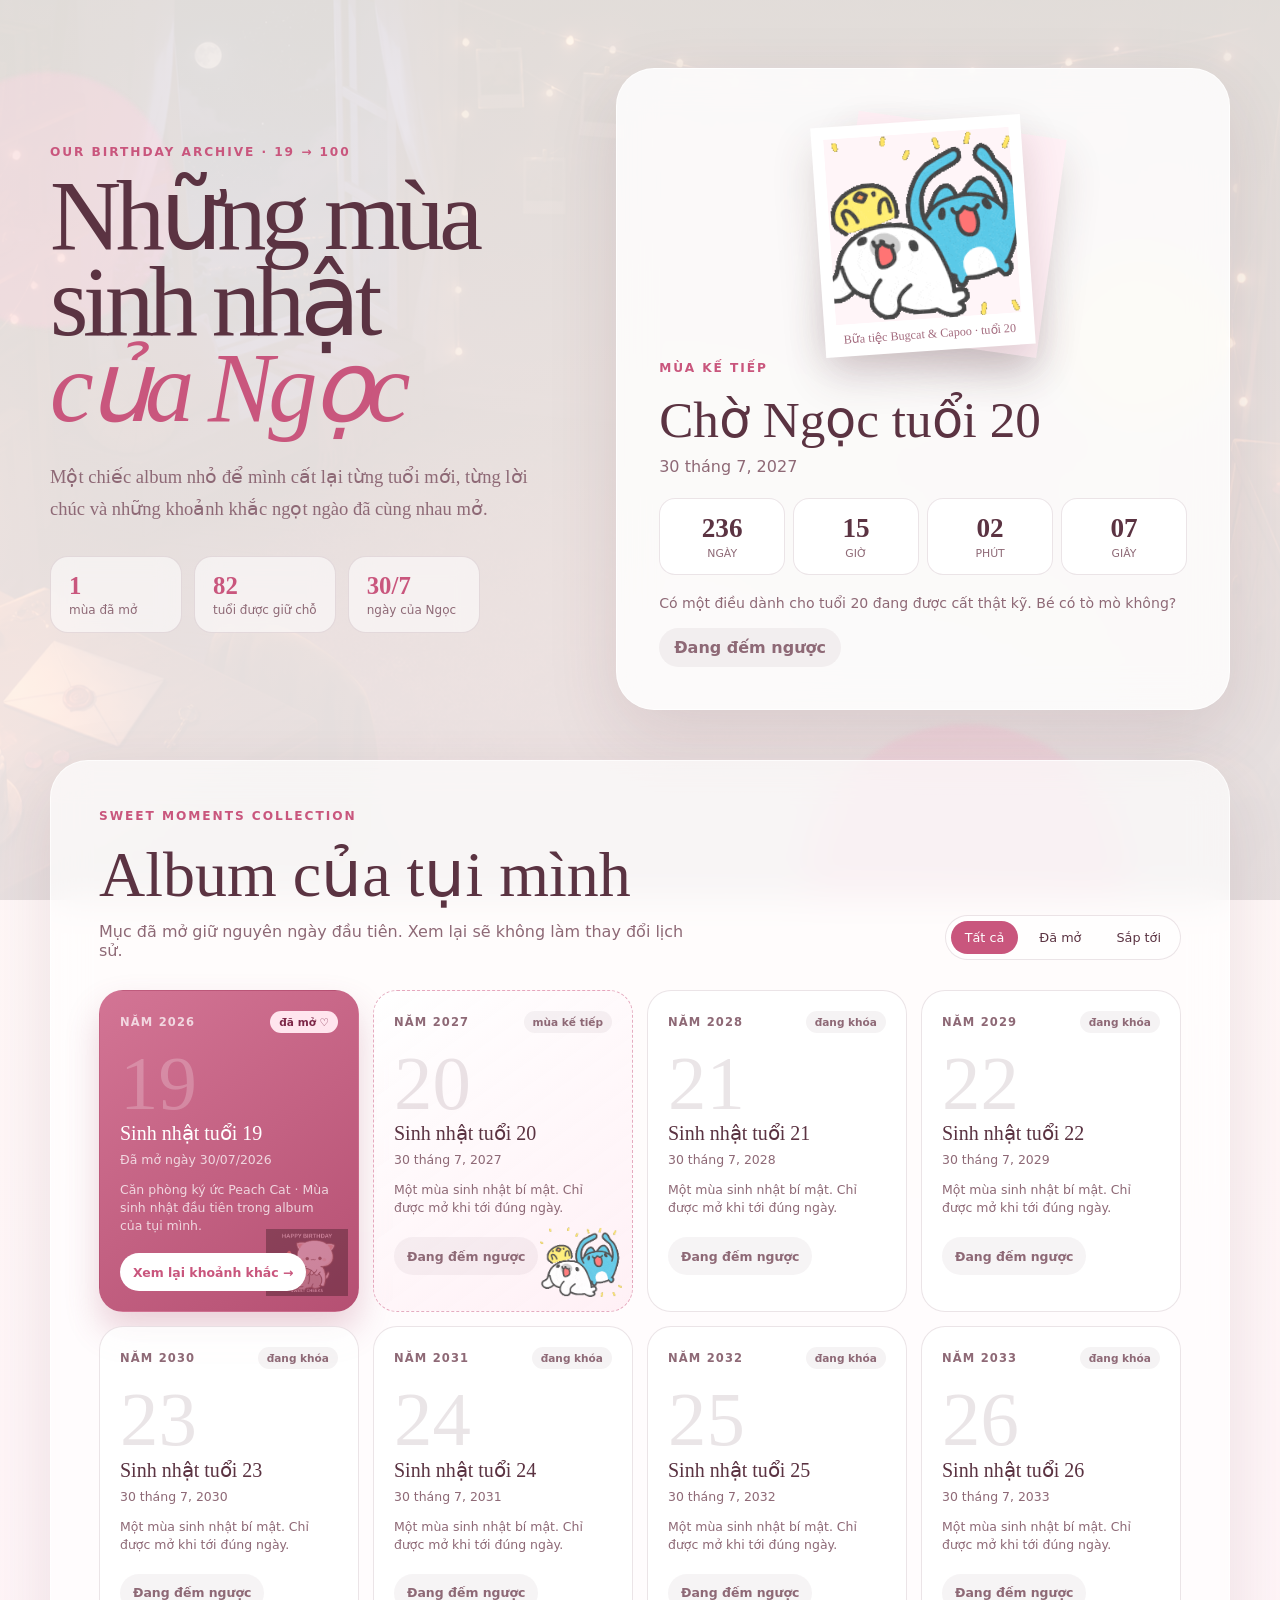
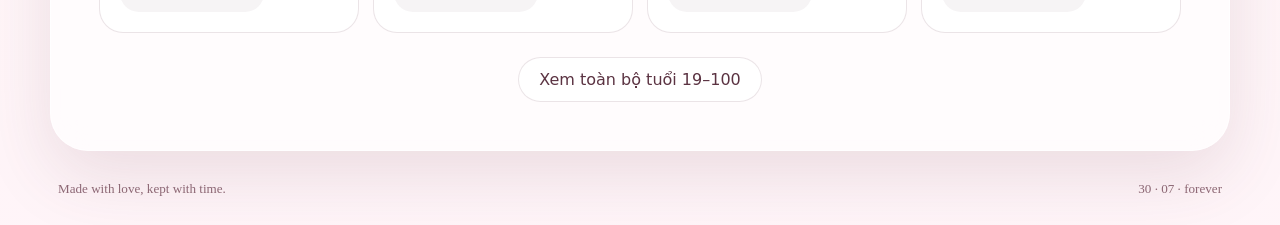
<file: index.html>
<!doctype html>
<html lang="vi">
<head>
  <meta charset="utf-8">
  <meta name="viewport" content="width=device-width, initial-scale=1">
  <meta name="description" content="Album lưu giữ những mùa sinh nhật của Ngọc từ tuổi 19 đến 100.">
  <title>Album sinh nhật của Ngọc</title>
  <link rel="stylesheet" href="./album.css?v=3">
</head>
<body>
  <div class="ambient" aria-hidden="true">
    <span></span><span></span><span></span>
  </div>

  <main class="album-shell">
    <header class="album-hero">
      <div class="hero-copy">
        <p class="eyebrow">our birthday archive · 19 → 100</p>
        <h1>Những mùa sinh nhật<br><em>của Ngọc</em></h1>
        <p class="hero-lead">Một chiếc album nhỏ để mình cất lại từng tuổi mới, từng lời chúc và những khoảnh khắc ngọt ngào đã cùng nhau mở.</p>

        <div class="hero-stats" aria-label="Thống kê bộ sưu tập">
          <div><strong id="openedCount">1</strong><span>mùa đã mở</span></div>
          <div><strong>82</strong><span>tuổi được giữ chỗ</span></div>
          <div><strong>30/7</strong><span>ngày của Ngọc</span></div>
        </div>
      </div>

      <aside class="next-birthday" aria-labelledby="nextBirthdayTitle">
        <div class="polaroid-stack" aria-hidden="true">
          <div class="polaroid back"></div>
          <figure class="polaroid front">
            <img id="nextConceptImage" src="./20/assets/bugcat-celebrate.gif" alt="Bugcat và Capoo đang ăn mừng">
            <figcaption id="nextConceptCaption">Bugcat party · tuổi 20</figcaption>
          </figure>
        </div>
        <div class="next-copy">
          <p class="eyebrow">mùa kế tiếp</p>
          <h2 id="nextBirthdayTitle">Chờ Ngọc tuổi <span id="nextAge">20</span></h2>
          <p id="nextDate">30 tháng 7, 2027</p>
          <div class="countdown" aria-label="Đếm ngược tới sinh nhật tiếp theo">
            <div><strong id="days">000</strong><span>ngày</span></div>
            <div><strong id="hours">00</strong><span>giờ</span></div>
            <div><strong id="minutes">00</strong><span>phút</span></div>
            <div><strong id="seconds">00</strong><span>giây</span></div>
          </div>
          <p class="countdown-note" id="countdownNote">Có một điều dành cho tuổi 20 đang được cất thật kỹ.</p>
          <button class="early-trigger hero-early-trigger" id="nextEarlyTrigger" type="button">Đang đếm ngược</button>
          <div class="early-access hero-early-access" id="nextEarlyAccess" hidden>
            <label for="nextEarlyPassword">Em muốn biết liền</label>
            <div class="early-input-row">
              <input id="nextEarlyPassword" type="password" autocomplete="off" spellcheck="false" placeholder="nhập mật khẩu">
              <button id="nextEarlySubmit" type="button">Thử mở</button>
            </div>
            <p id="nextEarlyStatus" aria-live="polite"></p>
          </div>
        </div>
      </aside>
    </header>

    <section class="archive-section" aria-labelledby="archiveTitle">
      <div class="section-heading">
        <div>
          <p class="eyebrow">sweet moments collection</p>
          <h2 id="archiveTitle">Album của tụi mình</h2>
          <p>Mục đã mở giữ nguyên ngày đầu tiên. Xem lại sẽ không làm thay đổi lịch sử.</p>
        </div>
        <div class="filters" role="group" aria-label="Lọc album">
          <button class="filter active" type="button" data-filter="all">Tất cả</button>
          <button class="filter" type="button" data-filter="opened">Đã mở</button>
          <button class="filter" type="button" data-filter="waiting">Sắp tới</button>
        </div>
      </div>

      <div class="year-grid" id="yearGrid"></div>
      <button class="show-more" id="showMore" type="button">Xem toàn bộ tuổi 19–100</button>
    </section>

    <footer>
      <span>Made with love, kept with time.</span>
      <span>30 · 07 · forever</span>
    </footer>
  </main>

  <template id="yearCardTemplate">
    <article class="year-card">
      <div class="card-topline">
        <span class="year-label"></span>
        <span class="status-pill"></span>
      </div>
      <div class="age-number"></div>
      <h3></h3>
      <p class="card-date"></p>
      <p class="card-note"></p>
      <div class="card-action"></div>
    </article>
  </template>

  <script src="./album.js?v=3"></script>
</body>
</html>
</file>
<file: album.css>
:root {
  --ink: #5b3342;
  --muted: #8e6976;
  --rose: #c9567d;
  --rose-soft: #f8c9d8;
  --cream: #fffaf5;
  --paper: rgba(255, 255, 255, .82);
  --line: rgba(123, 74, 92, .15);
  --shadow: 0 24px 70px rgba(102, 53, 72, .13);
}

* { box-sizing: border-box; }

html { scroll-behavior: smooth; }

body {
  margin: 0;
  min-width: 320px;
  min-height: 100vh;
  color: var(--ink);
  font-family: "Segoe UI", system-ui, sans-serif;
  background:
    linear-gradient(rgba(255, 250, 245, .88), rgba(255, 244, 248, .93)),
    url("./19/assets/memory-room.png") center / cover fixed;
}

button, a { font: inherit; }
button { color: inherit; }

.ambient { position: fixed; inset: 0; pointer-events: none; overflow: hidden; }
.ambient span { position: absolute; border-radius: 999px; filter: blur(2px); opacity: .36; animation: float 12s ease-in-out infinite; }
.ambient span:nth-child(1) { width: 16rem; height: 16rem; left: -5rem; top: 8%; background: #ffd7e3; }
.ambient span:nth-child(2) { width: 11rem; height: 11rem; right: 4%; top: 28%; background: #fff1be; animation-delay: -3s; }
.ambient span:nth-child(3) { width: 20rem; height: 20rem; right: 12%; bottom: -9rem; background: #f7c6d6; animation-delay: -6s; }

.album-shell { position: relative; width: min(1180px, calc(100% - 40px)); margin: 0 auto; padding: 44px 0 28px; }
.album-hero { min-height: 690px; display: grid; grid-template-columns: .9fr 1.1fr; align-items: center; gap: 64px; }
.eyebrow { margin: 0 0 14px; color: var(--rose); font-size: .76rem; font-weight: 800; letter-spacing: .16em; text-transform: uppercase; }
.hero-copy h1 { margin: 0; max-width: 660px; font-family: Georgia, "Times New Roman", serif; font-size: clamp(3.6rem, 7.7vw, 7.3rem); font-weight: 500; line-height: .87; letter-spacing: -.055em; }
.hero-copy h1 em { color: var(--rose); font-weight: 500; }
.hero-lead { max-width: 570px; margin: 30px 0; color: var(--muted); font-family: Georgia, serif; font-size: 1.16rem; line-height: 1.75; }
.hero-stats { display: flex; gap: 12px; flex-wrap: wrap; }
.hero-stats div { min-width: 132px; padding: 15px 18px; border: 1px solid var(--line); border-radius: 18px; background: rgba(255,255,255,.55); backdrop-filter: blur(12px); }
.hero-stats strong, .hero-stats span { display: block; }
.hero-stats strong { color: var(--rose); font-family: Georgia, serif; font-size: 1.55rem; }
.hero-stats span { margin-top: 3px; color: var(--muted); font-size: .75rem; }

.next-birthday { position: relative; padding: 42px; border: 1px solid rgba(255,255,255,.75); border-radius: 38px; background: var(--paper); box-shadow: var(--shadow); backdrop-filter: blur(18px); }
.polaroid-stack { height: 250px; display: grid; place-items: center; }
.polaroid { position: absolute; width: 210px; margin: 0; padding: 12px 12px 32px; background: white; box-shadow: 0 20px 42px rgba(91,51,66,.19); }
.polaroid.back { height: 220px; transform: rotate(8deg) translate(24px, -5px); background: #fff0f5; }
.polaroid.front { transform: rotate(-4deg); }
.polaroid img { display: block; width: 100%; aspect-ratio: 1; object-fit: cover; background: #fff5f8; }
.polaroid figcaption { position: absolute; left: 0; right: 0; bottom: 9px; color: #a36b7e; font-family: "Segoe Print", cursive; font-size: .76rem; text-align: center; }
.next-copy { position: relative; }
.next-copy h2 { margin: 0; font-family: Georgia, serif; font-size: clamp(2rem, 4vw, 3.3rem); font-weight: 500; }
.next-copy > p:not(.eyebrow):not(.countdown-note) { margin: 8px 0 22px; color: var(--muted); }
.countdown { display: grid; grid-template-columns: repeat(4, 1fr); gap: 8px; }
.countdown div { padding: 14px 6px; border: 1px solid var(--line); border-radius: 16px; background: #fff; text-align: center; }
.countdown strong, .countdown span { display: block; }
.countdown strong { font-family: Georgia, serif; font-size: 1.7rem; }
.countdown span { margin-top: 3px; color: var(--muted); font-size: .68rem; text-transform: uppercase; }
.countdown-note { margin: 18px 0 0; color: var(--muted); font-size: .88rem; line-height: 1.55; }
.early-trigger { border: 0; border-radius: 999px; color: var(--muted); background: rgba(91,51,66,.06); cursor: pointer; font-weight: 700; }
.hero-early-trigger { margin-top: 13px; padding: 10px 15px; }
.early-access { margin-top: 13px; }
.early-access[hidden], .early-trigger[hidden] { display: none; }
.early-access label { display: block; margin-bottom: 7px; color: var(--rose); font-size: .78rem; font-weight: 800; }
.early-input-row { display: flex; gap: 7px; }
.early-input-row input { min-width: 0; flex: 1; padding: 10px 12px; border: 1px solid var(--line); border-radius: 13px; outline: none; color: var(--ink); background: rgba(255,255,255,.88); }
.early-input-row input:focus { border-color: var(--rose); box-shadow: 0 0 0 3px rgba(201,86,125,.1); }
.early-input-row button { border: 0; border-radius: 13px; padding: 9px 12px; color: white; background: var(--rose); cursor: pointer; font-weight: 700; }
.early-access p { min-height: 1.2em; margin: 7px 0 0; color: var(--muted); font-size: .72rem; line-height: 1.4; }

.archive-section { margin-top: 26px; padding: 48px; border: 1px solid rgba(255,255,255,.72); border-radius: 38px; background: rgba(255,255,255,.66); box-shadow: var(--shadow); backdrop-filter: blur(18px); }
.section-heading { display: flex; justify-content: space-between; align-items: end; gap: 28px; margin-bottom: 30px; }
.section-heading h2 { margin: 0; font-family: Georgia, serif; font-size: clamp(2.2rem, 5vw, 4rem); font-weight: 500; }
.section-heading > div > p:last-child { max-width: 600px; margin: 10px 0 0; color: var(--muted); }
.filters { display: flex; gap: 7px; padding: 5px; border: 1px solid var(--line); border-radius: 999px; background: rgba(255,255,255,.66); }
.filter { border: 0; border-radius: 999px; padding: 9px 14px; background: transparent; cursor: pointer; font-size: .8rem; }
.filter.active { color: white; background: var(--rose); }

.year-grid { display: grid; grid-template-columns: repeat(4, minmax(0, 1fr)); gap: 14px; }
.year-card { position: relative; min-height: 290px; padding: 20px; overflow: hidden; border: 1px solid var(--line); border-radius: 24px; background: rgba(255,255,255,.79); transition: transform .2s ease, box-shadow .2s ease; }
.year-card.opened { color: white; border-color: transparent; background: linear-gradient(145deg, color-mix(in srgb, var(--season-accent, #c9567d) 82%, white), color-mix(in srgb, var(--season-accent, #a94266) 82%, #5b3342)); box-shadow: 0 18px 34px rgba(169,66,102,.24); }
.year-card.opened:hover { transform: translateY(-4px) rotate(-.4deg); }
.year-card.next { border: 1px dashed rgba(201,86,125,.48); background: linear-gradient(145deg, rgba(255,255,255,.94), rgba(255,238,244,.86)); }
.card-topline { display: flex; justify-content: space-between; align-items: center; gap: 8px; }
.year-label { color: var(--muted); font-size: .72rem; font-weight: 700; letter-spacing: .1em; text-transform: uppercase; }
.opened .year-label { color: rgba(255,255,255,.72); }
.status-pill { padding: 5px 9px; border-radius: 999px; background: rgba(91,51,66,.06); color: var(--muted); font-size: .66rem; font-weight: 700; }
.opened .status-pill { color: #7c2647; background: #ffe5ee; }
.age-number { margin: 16px 0 3px; color: rgba(91,51,66,.13); font-family: Georgia, serif; font-size: 4.8rem; line-height: .9; }
.opened .age-number { color: rgba(255,255,255,.22); }
.year-card h3 { margin: 0; font-family: Georgia, serif; font-size: 1.25rem; font-weight: 500; }
.card-date { margin: 7px 0; color: var(--muted); font-size: .78rem; }
.opened .card-date, .opened .card-note { color: rgba(255,255,255,.74); }
.card-note { min-height: 38px; margin: 14px 0 18px; color: var(--muted); font-size: .78rem; line-height: 1.45; }
.card-action a, .card-action > span { display: inline-flex; align-items: center; min-height: 38px; padding: 9px 13px; border-radius: 999px; text-decoration: none; font-size: .78rem; font-weight: 700; }
.card-action a { color: var(--rose); background: white; }
.card-action span { color: var(--muted); background: rgba(91,51,66,.05); }
.card-action { position: relative; z-index: 2; }
.card-early-access { width: 100%; margin-top: 0; }
.card-early-access .early-input-row { align-items: stretch; }
.card-sticker { position: absolute; z-index: 1; right: 10px; bottom: 8px; width: 82px; height: 82px; object-fit: contain; opacity: .92; pointer-events: none; }
.year-card.opened .card-sticker { opacity: .28; }
.show-more { display: block; margin: 24px auto 0; padding: 12px 20px; border: 1px solid var(--line); border-radius: 999px; background: white; cursor: pointer; }
.show-more[hidden] { display: none; }
.year-card[hidden] { display: none; }

footer { display: flex; justify-content: space-between; gap: 18px; padding: 30px 8px 0; color: var(--muted); font-family: Georgia, serif; font-size: .82rem; }

@keyframes float { 50% { transform: translateY(22px) scale(1.06); } }

@media (max-width: 900px) {
  .album-hero { grid-template-columns: 1fr; gap: 20px; padding: 70px 0 30px; }
  .hero-copy h1 { font-size: clamp(3.4rem, 13vw, 6.2rem); }
  .year-grid { grid-template-columns: repeat(2, minmax(0, 1fr)); }
  .section-heading { align-items: flex-start; flex-direction: column; }
}

@media (max-width: 560px) {
  .album-shell { width: min(100% - 22px, 1180px); padding-top: 18px; }
  .album-hero { min-height: auto; padding-top: 42px; }
  .hero-copy h1 { font-size: clamp(3.1rem, 17vw, 5rem); }
  .hero-lead { font-size: 1rem; }
  .hero-stats { display: grid; grid-template-columns: 1fr 1fr; }
  .hero-stats div:first-child { grid-column: 1 / -1; }
  .next-birthday { padding: 28px 18px; border-radius: 28px; }
  .polaroid-stack { height: 220px; }
  .countdown strong { font-size: 1.25rem; }
  .archive-section { padding: 30px 14px; border-radius: 28px; }
  .filters { width: 100%; }
  .filter { flex: 1; padding-inline: 7px; }
  .year-grid { grid-template-columns: 1fr; }
  .year-card { min-height: 260px; }
  footer { flex-direction: column; align-items: center; }
}

@media (prefers-reduced-motion: reduce) {
  * { scroll-behavior: auto !important; animation: none !important; transition: none !important; }
}
</file>
